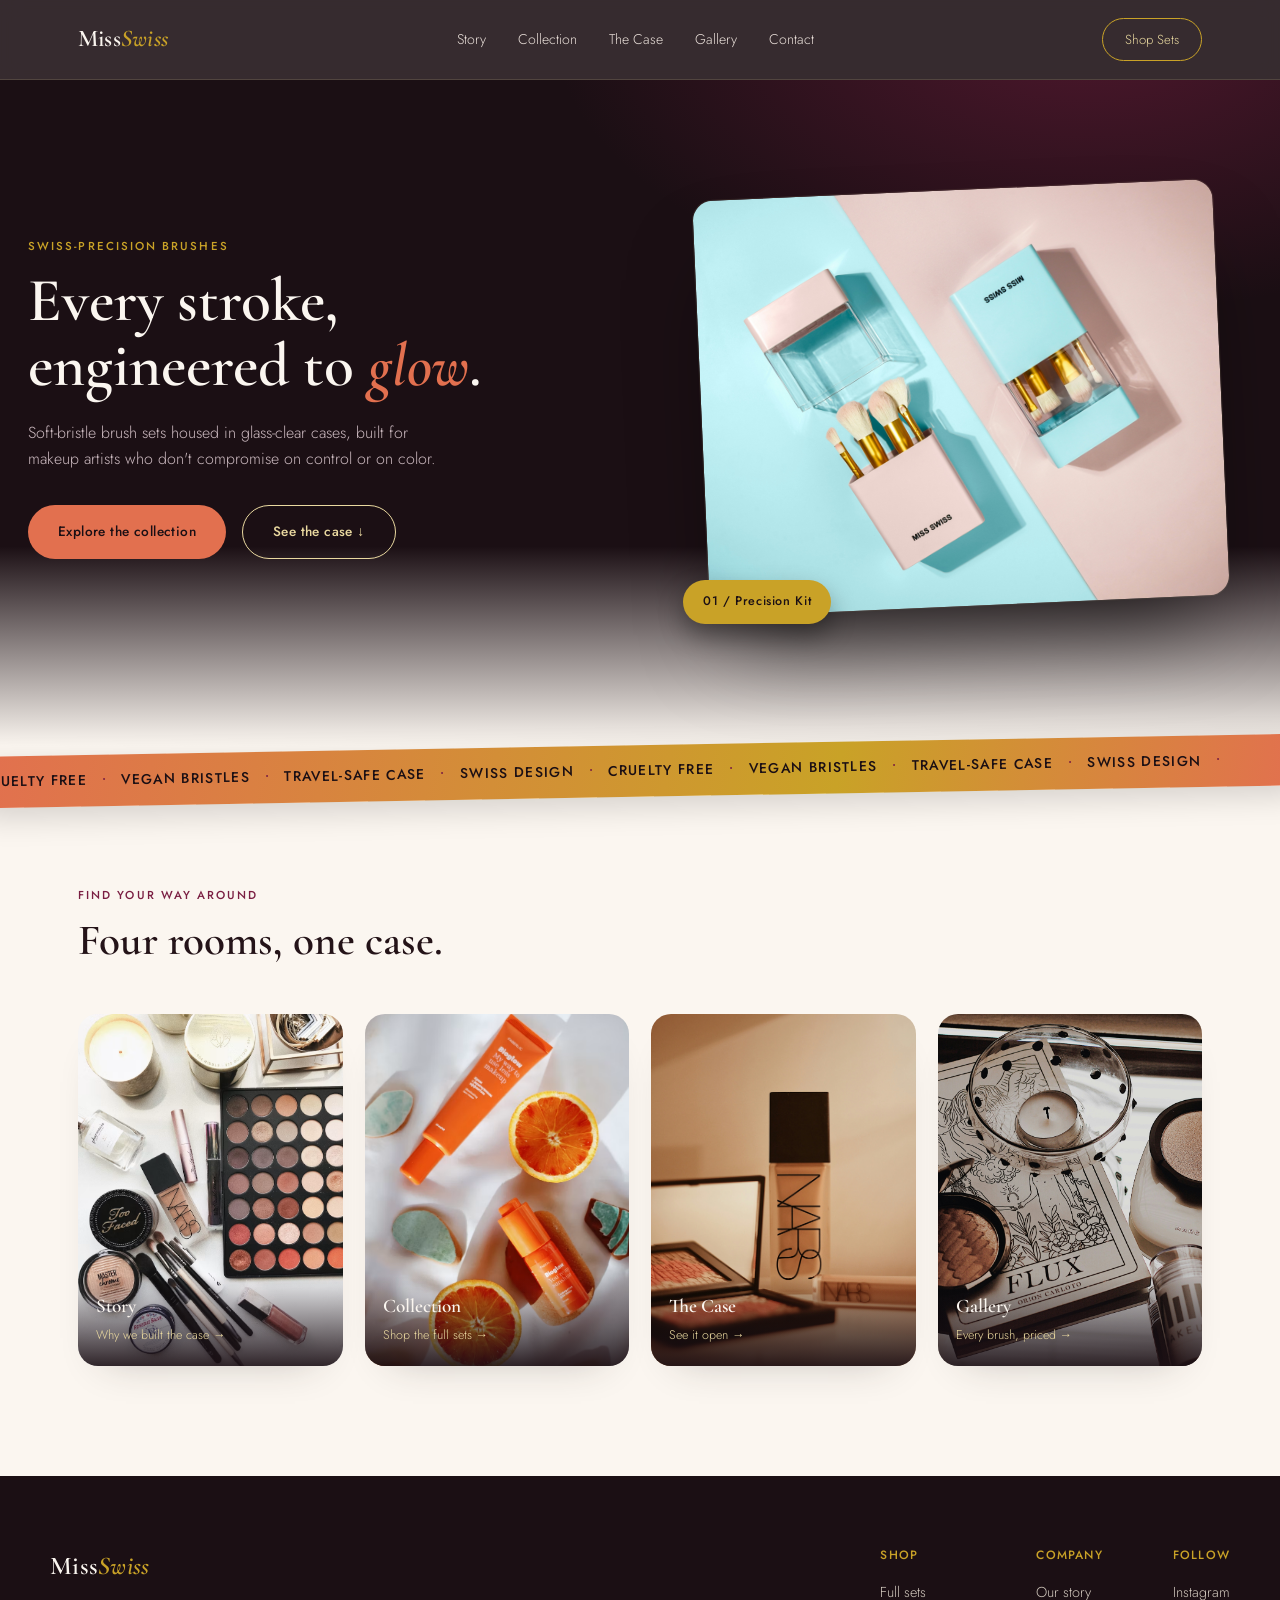
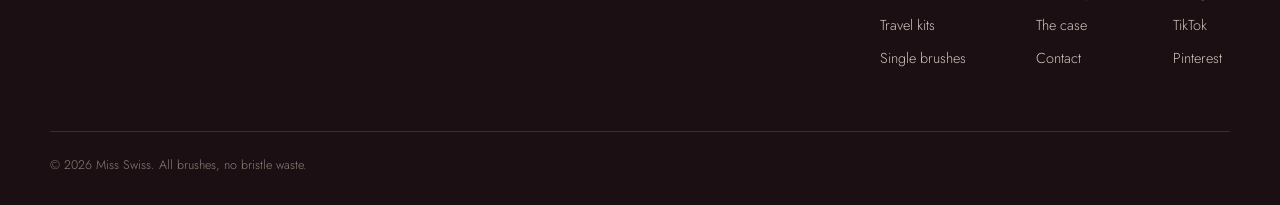
<file: index.html>
<!DOCTYPE html>
<html lang="en">
<head>
<meta charset="UTF-8">
<meta name="viewport" content="width=device-width, initial-scale=1.0">
<title>Miss Swiss — Brushed to Perfection</title>
<link rel="preconnect" href="https://fonts.googleapis.com">
<link rel="preconnect" href="https://fonts.gstatic.com" crossorigin>
<link href="https://fonts.googleapis.com/css2?family=Cormorant+Garamond:ital,wght@0,400;0,500;0,600;1,500&family=Jost:wght@300;400;500;600&display=swap" rel="stylesheet">
<link rel="stylesheet" href="style.css">
</head>
<body>

<!-- ===== NAV ===== -->
<header class="nav">
  <div class="nav__inner">
    <a href="index.html" class="nav__logo">Miss<span>Swiss</span></a>
    <nav class="nav__links">
      <a href="story.html">Story</a>
      <a href="collection.html">Collection</a>
      <a href="case.html">The Case</a>
      <a href="gallery.html">Gallery</a>
      <a href="contact.html">Contact</a>
    </nav>
    <a href="collection.html" class="nav__cta">Shop Sets</a>
    <button class="nav__burger" aria-label="Open menu" aria-expanded="false"><span></span><span></span><span></span></button>
  </div>
</header>

<!-- ===== HERO ===== -->
<section class="hero" id="top">
  <div class="hero__text">
    <p class="eyebrow">Swiss‑precision brushes</p>
    <h1>Every stroke,<br>engineered to <em>glow</em>.</h1>
    <p class="hero__sub">Soft-bristle brush sets housed in glass-clear cases, built for makeup artists who don't compromise on control or on color.</p>
    <div class="hero__actions">
      <a href="collection.html" class="btn btn--dark">Explore the collection</a>
      <a href="case.html" class="btn btn--ghost">See the case ↓</a>
    </div>
  </div>
  <div class="hero__art">
    <img src="image-19.jpg" alt="Miss Swiss brush case open, brushes fanned out" class="hero__img">
    <div class="hero__tag">01 / Precision Kit</div>
  </div>
</section>

<!-- ===== MARQUEE ===== -->
<div class="marquee">
  <div class="marquee__track">
    <span>Cruelty free</span><span>•</span><span>Vegan bristles</span><span>•</span><span>Travel-safe case</span><span>•</span><span>Swiss design</span><span>•</span>
    <span>Cruelty free</span><span>•</span><span>Vegan bristles</span><span>•</span><span>Travel-safe case</span><span>•</span><span>Swiss design</span><span>•</span>
  </div>
</div>

<!-- ===== EXPLORE TEASERS ===== -->
<section class="teasers">
  <div class="section__head">
    <p class="eyebrow">Find your way around</p>
    <h2>Four rooms, one case.</h2>
  </div>
  <div class="teaser-grid">
    <a href="story.html" class="teaser-card">
      <img src="image-2.avif" alt="Close up of Miss Swiss brush bristles">
      <div class="teaser-card__label"><h3>Story</h3><span>Why we built the case →</span></div>
    </a>
    <a href="collection.html" class="teaser-card">
      <img src="image-3.avif" alt="Mint compact brush set">
      <div class="teaser-card__label"><h3>Collection</h3><span>Shop the full sets →</span></div>
    </a>
    <a href="case.html" class="teaser-card">
      <img src="image-9.jpg" alt="Miss Swiss case closed">
      <div class="teaser-card__label"><h3>The Case</h3><span>See it open →</span></div>
    </a>
    <a href="gallery.html" class="teaser-card">
      <img src="image-10.jpg" alt="Rose Quartz Blender brush">
      <div class="teaser-card__label"><h3>Gallery</h3><span>Every brush, priced →</span></div>
    </a>
  </div>
</section>

<!-- ===== FOOTER ===== -->
<footer class="footer">
  <div class="footer__inner">
    <a href="index.html" class="nav__logo footer__logo">Miss<span>Swiss</span></a>
    <div class="footer__cols">
      <div>
        <h4>Shop</h4>
        <a href="collection.html">Full sets</a>
        <a href="collection.html">Travel kits</a>
        <a href="gallery.html">Single brushes</a>
      </div>
      <div>
        <h4>Company</h4>
        <a href="story.html">Our story</a>
        <a href="case.html">The case</a>
        <a href="contact.html">Contact</a>
      </div>
      <div>
        <h4>Follow</h4>
        <a href="#">Instagram</a>
        <a href="#">TikTok</a>
        <a href="#">Pinterest</a>
      </div>
    </div>
  </div>
  <p class="footer__bottom">© 2026 Miss Swiss. All brushes, no bristle waste.</p>
</footer>

<script src="script.js"></script>
</body>
</html>
</file>
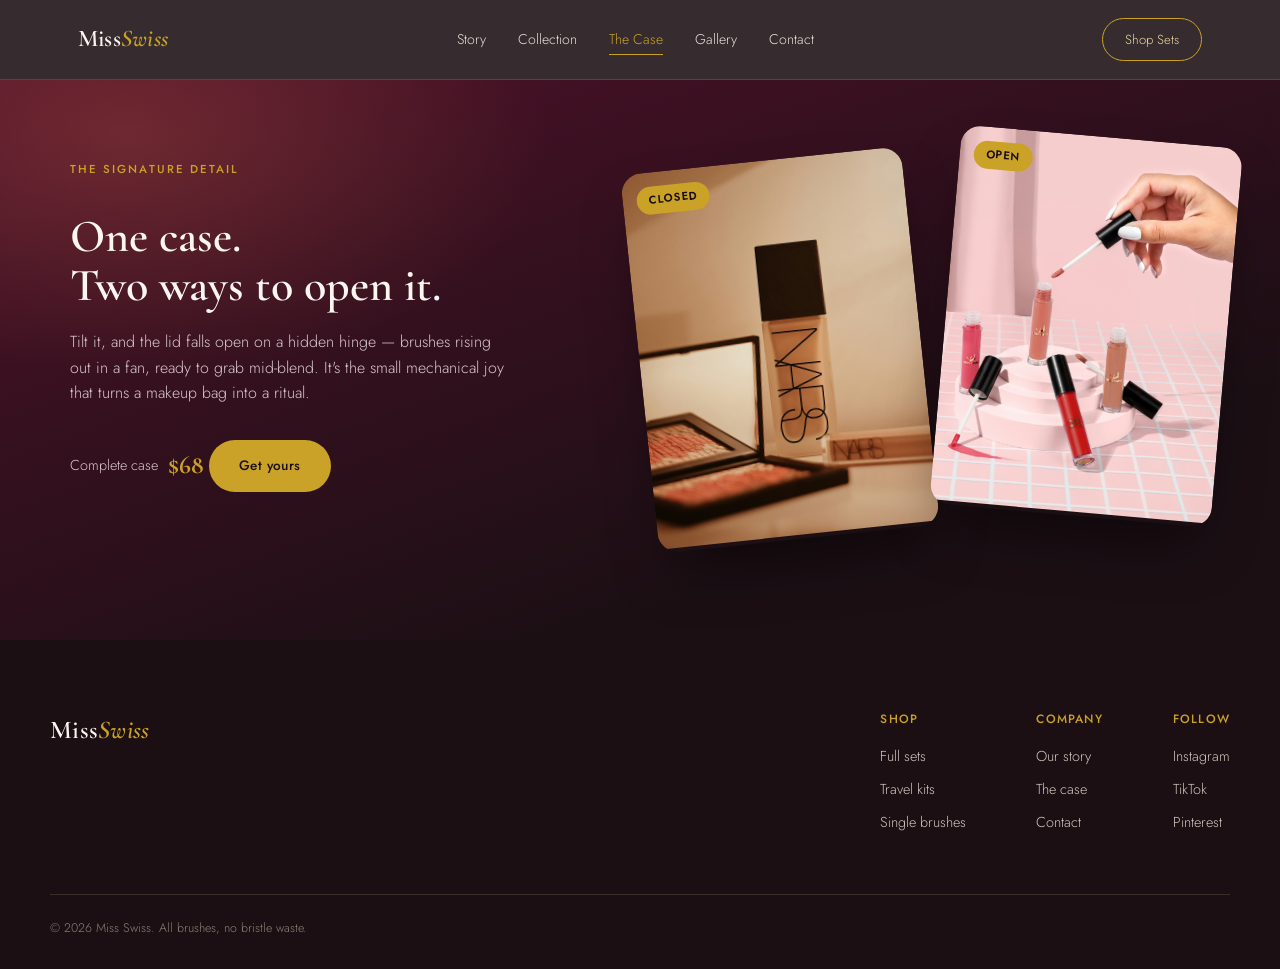
<file: case.html>
<!DOCTYPE html>
<html lang="en">
<head>
<meta charset="UTF-8">
<meta name="viewport" content="width=device-width, initial-scale=1.0">
<title>The Case — Miss Swiss</title>
<link rel="preconnect" href="https://fonts.googleapis.com">
<link rel="preconnect" href="https://fonts.gstatic.com" crossorigin>
<link href="https://fonts.googleapis.com/css2?family=Cormorant+Garamond:ital,wght@0,400;0,500;0,600;1,500&family=Jost:wght@300;400;500;600&display=swap" rel="stylesheet">
<link rel="stylesheet" href="style.css">
</head>
<body>

<header class="nav">
  <div class="nav__inner">
    <a href="index.html" class="nav__logo">Miss<span>Swiss</span></a>
    <nav class="nav__links">
      <a href="story.html">Story</a>
      <a href="collection.html">Collection</a>
      <a href="case.html" class="active">The Case</a>
      <a href="gallery.html">Gallery</a>
      <a href="contact.html">Contact</a>
    </nav>
    <a href="collection.html" class="nav__cta">Shop Sets</a>
    <button class="nav__burger" aria-label="Open menu" aria-expanded="false"><span></span><span></span><span></span></button>
  </div>
</header>

<section class="signature" id="signature" style="padding-top:70px;">
  <div class="signature__copy">
    <p class="eyebrow">The signature detail</p>
    <h2>One case.<br>Two ways to open it.</h2>
    <p>Tilt it, and the lid falls open on a hidden hinge — brushes rising out in a fan, ready to grab mid-blend. It's the small mechanical joy that turns a makeup bag into a ritual.</p>
    <p class="signature__price">Complete case <strong>$68</strong></p>
    <a href="contact.html" class="btn btn--dark">Get yours</a>
  </div>
  <div class="signature__stage">
    <div class="lid-card lid-card--closed">
      <img src="image-9.jpg" alt="Miss Swiss case closed">
      <span class="lid-card__label">Closed</span>
    </div>
    <div class="lid-card lid-card--open">
      <img src="image-18.jpg" alt="Miss Swiss case open revealing brushes">
      <span class="lid-card__label">Open</span>
    </div>
  </div>
</section>

<footer class="footer">
  <div class="footer__inner">
    <a href="index.html" class="nav__logo footer__logo">Miss<span>Swiss</span></a>
    <div class="footer__cols">
      <div>
        <h4>Shop</h4>
        <a href="collection.html">Full sets</a>
        <a href="collection.html">Travel kits</a>
        <a href="gallery.html">Single brushes</a>
      </div>
      <div>
        <h4>Company</h4>
        <a href="story.html">Our story</a>
        <a href="case.html">The case</a>
        <a href="contact.html">Contact</a>
      </div>
      <div>
        <h4>Follow</h4>
        <a href="#">Instagram</a>
        <a href="#">TikTok</a>
        <a href="#">Pinterest</a>
      </div>
    </div>
  </div>
  <p class="footer__bottom">© 2026 Miss Swiss. All brushes, no bristle waste.</p>
</footer>

<script src="script.js"></script>
</body>
</html>
</file>
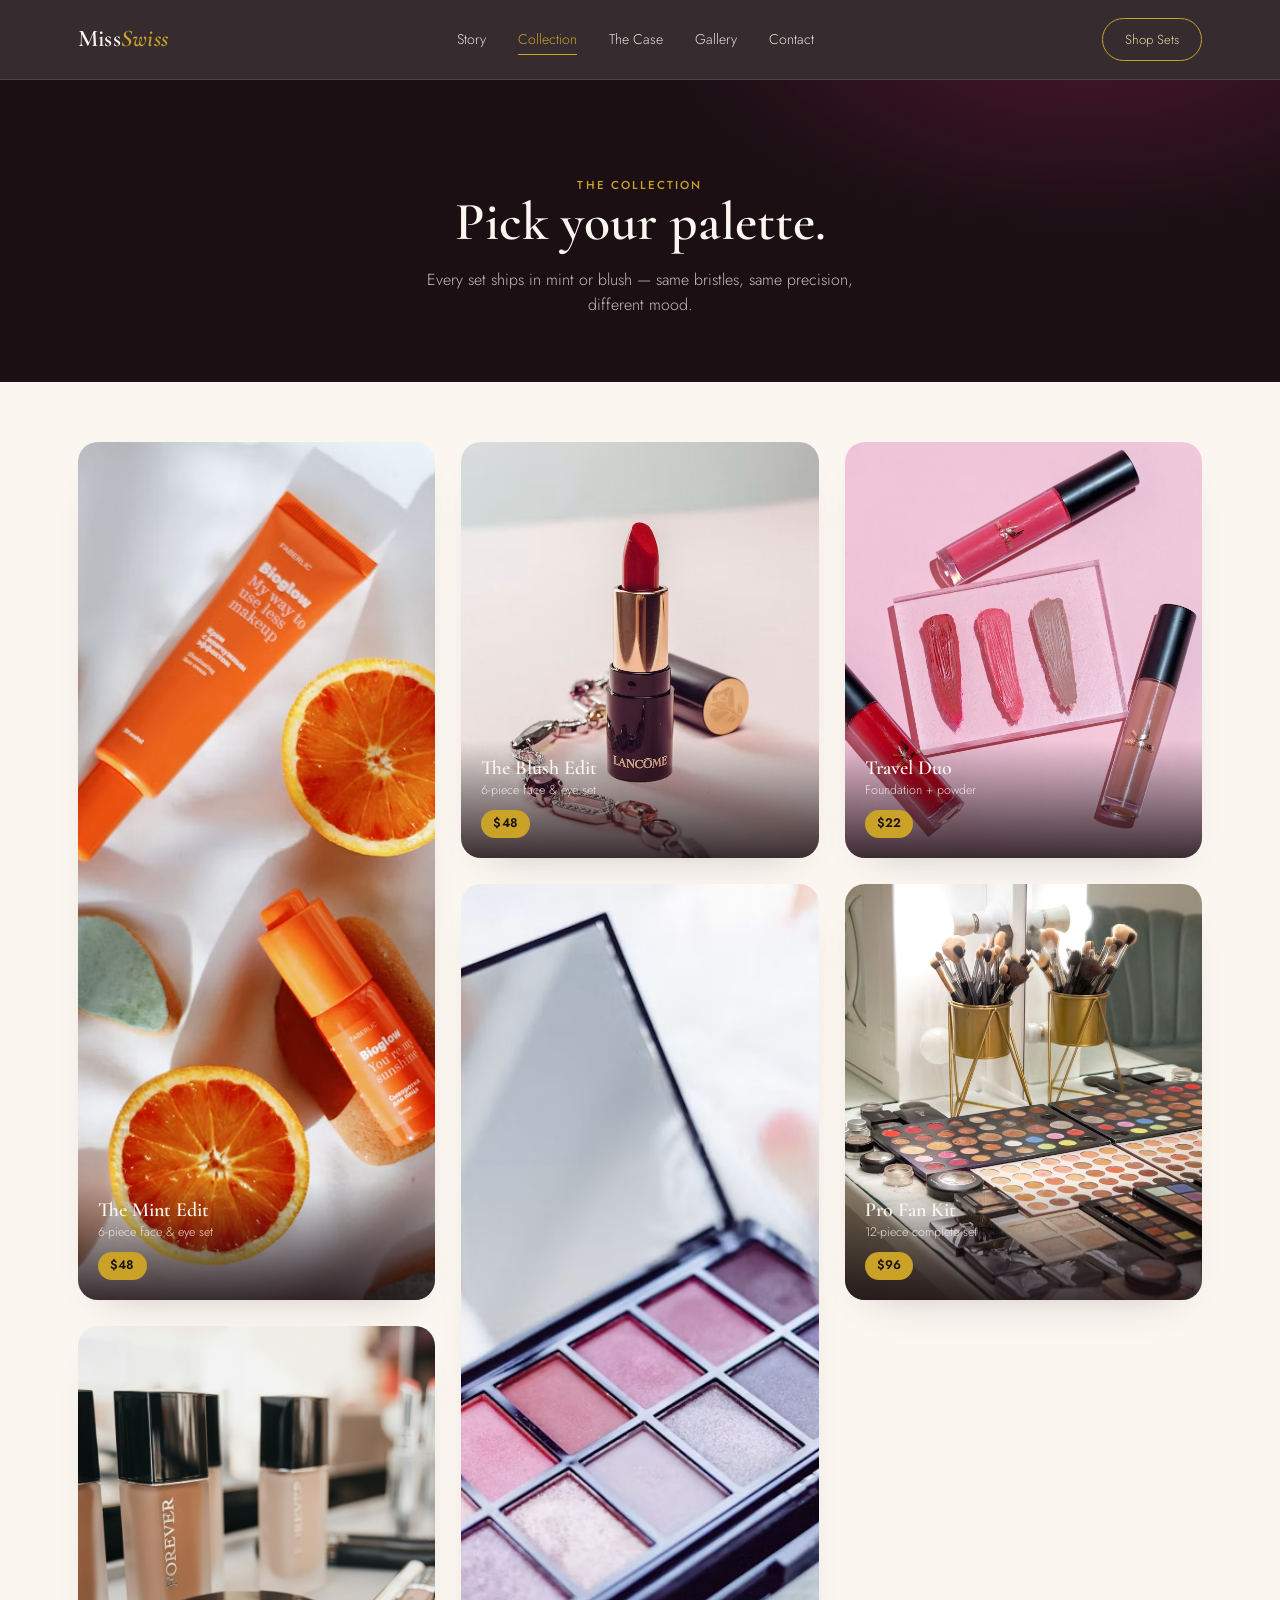
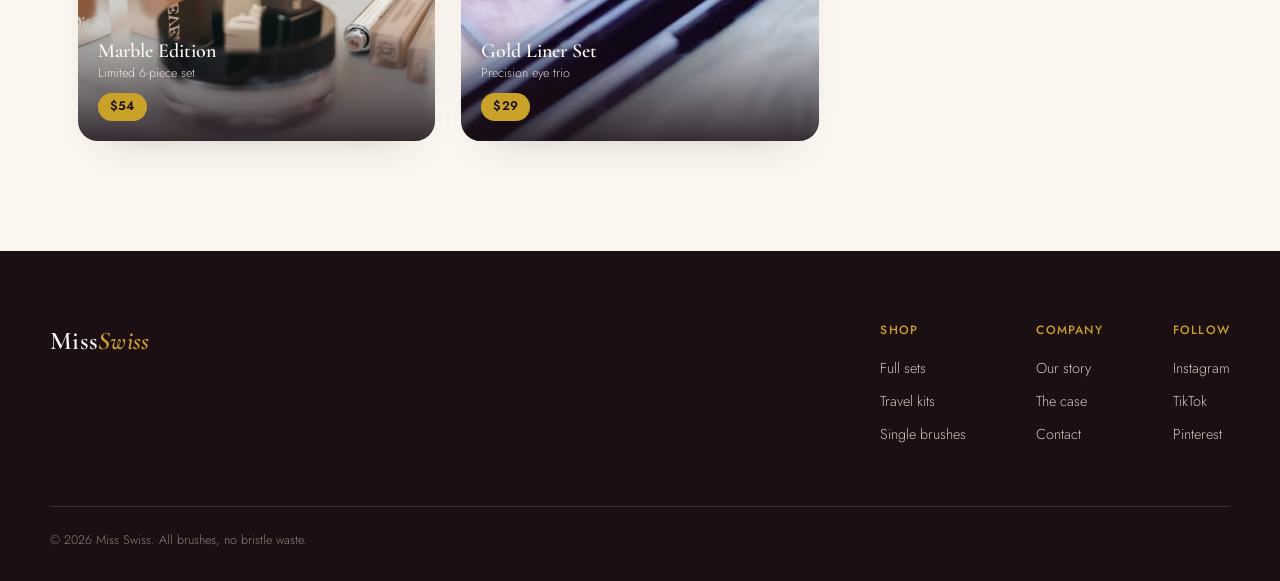
<file: collection.html>
<!DOCTYPE html>
<html lang="en">
<head>
<meta charset="UTF-8">
<meta name="viewport" content="width=device-width, initial-scale=1.0">
<title>Collection — Miss Swiss</title>
<link rel="preconnect" href="https://fonts.googleapis.com">
<link rel="preconnect" href="https://fonts.gstatic.com" crossorigin>
<link href="https://fonts.googleapis.com/css2?family=Cormorant+Garamond:ital,wght@0,400;0,500;0,600;1,500&family=Jost:wght@300;400;500;600&display=swap" rel="stylesheet">
<link rel="stylesheet" href="style.css">
</head>
<body>

<header class="nav">
  <div class="nav__inner">
    <a href="index.html" class="nav__logo">Miss<span>Swiss</span></a>
    <nav class="nav__links">
      <a href="story.html">Story</a>
      <a href="collection.html" class="active">Collection</a>
      <a href="case.html">The Case</a>
      <a href="gallery.html">Gallery</a>
      <a href="contact.html">Contact</a>
    </nav>
    <a href="collection.html" class="nav__cta">Shop Sets</a>
    <button class="nav__burger" aria-label="Open menu" aria-expanded="false"><span></span><span></span><span></span></button>
  </div>
</header>

<section class="page-hero">
  <p class="eyebrow">The collection</p>
  <h1>Pick your palette.</h1>
  <p>Every set ships in mint or blush — same bristles, same precision, different mood.</p>
</section>

<section class="collection" id="collection">
  <div class="grid">
    <article class="card card--tall">
      <img src="image-3.avif" alt="Mint compact brush set">
      <div class="card__info"><h3>The Mint Edit</h3><p>6-piece face &amp; eye set</p><span class="price">$48</span></div>
    </article>
    <article class="card">
      <img src="image-4.avif" alt="Blush compact brush set">
      <div class="card__info"><h3>The Blush Edit</h3><p>6-piece face &amp; eye set</p><span class="price">$48</span></div>
    </article>
    <article class="card">
      <img src="image-5.avif" alt="Travel size brush duo">
      <div class="card__info"><h3>Travel Duo</h3><p>Foundation + powder</p><span class="price">$22</span></div>
    </article>
    <article class="card card--tall">
      <img src="image-6.avif" alt="Gold handle brush macro">
      <div class="card__info"><h3>Gold Liner Set</h3><p>Precision eye trio</p><span class="price">$29</span></div>
    </article>
    <article class="card">
      <img src="image-7.avif" alt="Full brush set fanned out">
      <div class="card__info"><h3>Pro Fan Kit</h3><p>12-piece complete set</p><span class="price">$96</span></div>
    </article>
    <article class="card">
      <img src="image-8.jpg" alt="Brush set on marble surface">
      <div class="card__info"><h3>Marble Edition</h3><p>Limited 6-piece set</p><span class="price">$54</span></div>
    </article>
  </div>
</section>

<footer class="footer">
  <div class="footer__inner">
    <a href="index.html" class="nav__logo footer__logo">Miss<span>Swiss</span></a>
    <div class="footer__cols">
      <div>
        <h4>Shop</h4>
        <a href="collection.html">Full sets</a>
        <a href="collection.html">Travel kits</a>
        <a href="gallery.html">Single brushes</a>
      </div>
      <div>
        <h4>Company</h4>
        <a href="story.html">Our story</a>
        <a href="case.html">The case</a>
        <a href="contact.html">Contact</a>
      </div>
      <div>
        <h4>Follow</h4>
        <a href="#">Instagram</a>
        <a href="#">TikTok</a>
        <a href="#">Pinterest</a>
      </div>
    </div>
  </div>
  <p class="footer__bottom">© 2026 Miss Swiss. All brushes, no bristle waste.</p>
</footer>

<script src="script.js"></script>
</body>
</html>
</file>
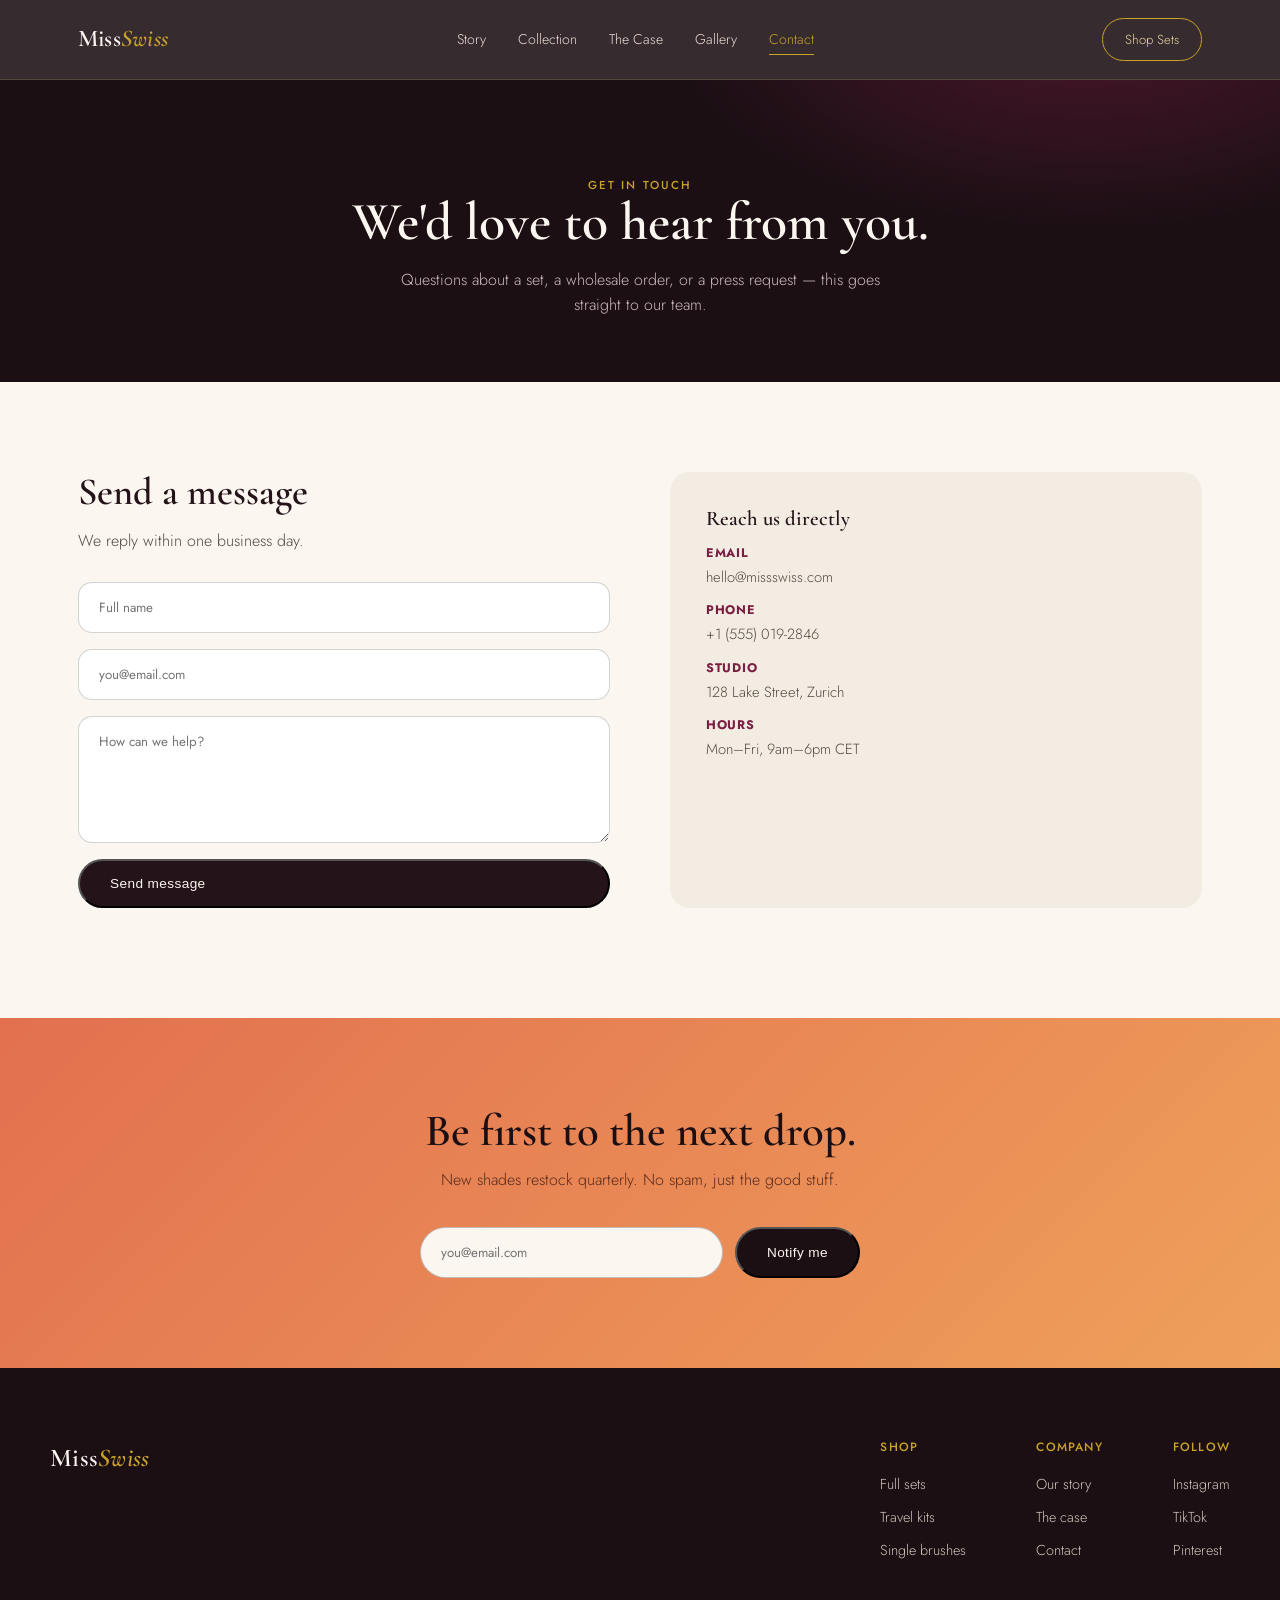
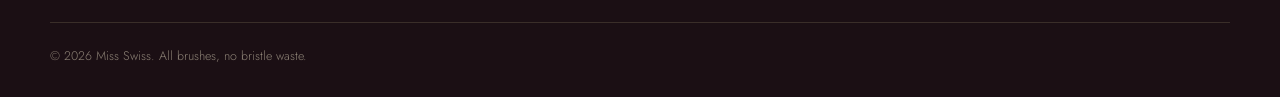
<file: contact.html>
<!DOCTYPE html>
<html lang="en">
<head>
<meta charset="UTF-8">
<meta name="viewport" content="width=device-width, initial-scale=1.0">
<title>Contact — Miss Swiss</title>
<link rel="preconnect" href="https://fonts.googleapis.com">
<link rel="preconnect" href="https://fonts.gstatic.com" crossorigin>
<link href="https://fonts.googleapis.com/css2?family=Cormorant+Garamond:ital,wght@0,400;0,500;0,600;1,500&family=Jost:wght@300;400;500;600&display=swap" rel="stylesheet">
<link rel="stylesheet" href="style.css">
</head>
<body>

<header class="nav">
  <div class="nav__inner">
    <a href="index.html" class="nav__logo">Miss<span>Swiss</span></a>
    <nav class="nav__links">
      <a href="story.html">Story</a>
      <a href="collection.html">Collection</a>
      <a href="case.html">The Case</a>
      <a href="gallery.html">Gallery</a>
      <a href="contact.html" class="active">Contact</a>
    </nav>
    <a href="collection.html" class="nav__cta">Shop Sets</a>
    <button class="nav__burger" aria-label="Open menu" aria-expanded="false"><span></span><span></span><span></span></button>
  </div>
</header>

<section class="page-hero">
  <p class="eyebrow">Get in touch</p>
  <h1>We'd love to hear from you.</h1>
  <p>Questions about a set, a wholesale order, or a press request — this goes straight to our team.</p>
</section>

<section class="contact-grid">
  <div>
    <h2>Send a message</h2>
    <p>We reply within one business day.</p>
    <form class="contact-form" onsubmit="return false;">
      <input type="text" placeholder="Full name" required>
      <input type="email" placeholder="you@email.com" required>
      <textarea rows="5" placeholder="How can we help?" required></textarea>
      <button type="submit" class="btn btn--dark">Send message</button>
    </form>
  </div>
  <div class="contact-info">
    <h3>Reach us directly</h3>
    <ul>
      <li><strong>Email</strong>hello@missswiss.com</li>
      <li><strong>Phone</strong>+1 (555) 019‑2846</li>
      <li><strong>Studio</strong>128 Lake Street, Zurich</li>
      <li><strong>Hours</strong>Mon–Fri, 9am–6pm CET</li>
    </ul>
  </div>
</section>

<section class="cta-band">
  <h2>Be first to the next drop.</h2>
  <p>New shades restock quarterly. No spam, just the good stuff.</p>
  <form class="cta-band__form" onsubmit="return false;">
    <input type="email" placeholder="you@email.com" required>
    <button type="submit" class="btn btn--dark">Notify me</button>
  </form>
</section>

<footer class="footer">
  <div class="footer__inner">
    <a href="index.html" class="nav__logo footer__logo">Miss<span>Swiss</span></a>
    <div class="footer__cols">
      <div>
        <h4>Shop</h4>
        <a href="collection.html">Full sets</a>
        <a href="collection.html">Travel kits</a>
        <a href="gallery.html">Single brushes</a>
      </div>
      <div>
        <h4>Company</h4>
        <a href="story.html">Our story</a>
        <a href="case.html">The case</a>
        <a href="contact.html">Contact</a>
      </div>
      <div>
        <h4>Follow</h4>
        <a href="#">Instagram</a>
        <a href="#">TikTok</a>
        <a href="#">Pinterest</a>
      </div>
    </div>
  </div>
  <p class="footer__bottom">© 2026 Miss Swiss. All brushes, no bristle waste.</p>
</footer>

<script src="script.js"></script>
</body>
</html>
</file>
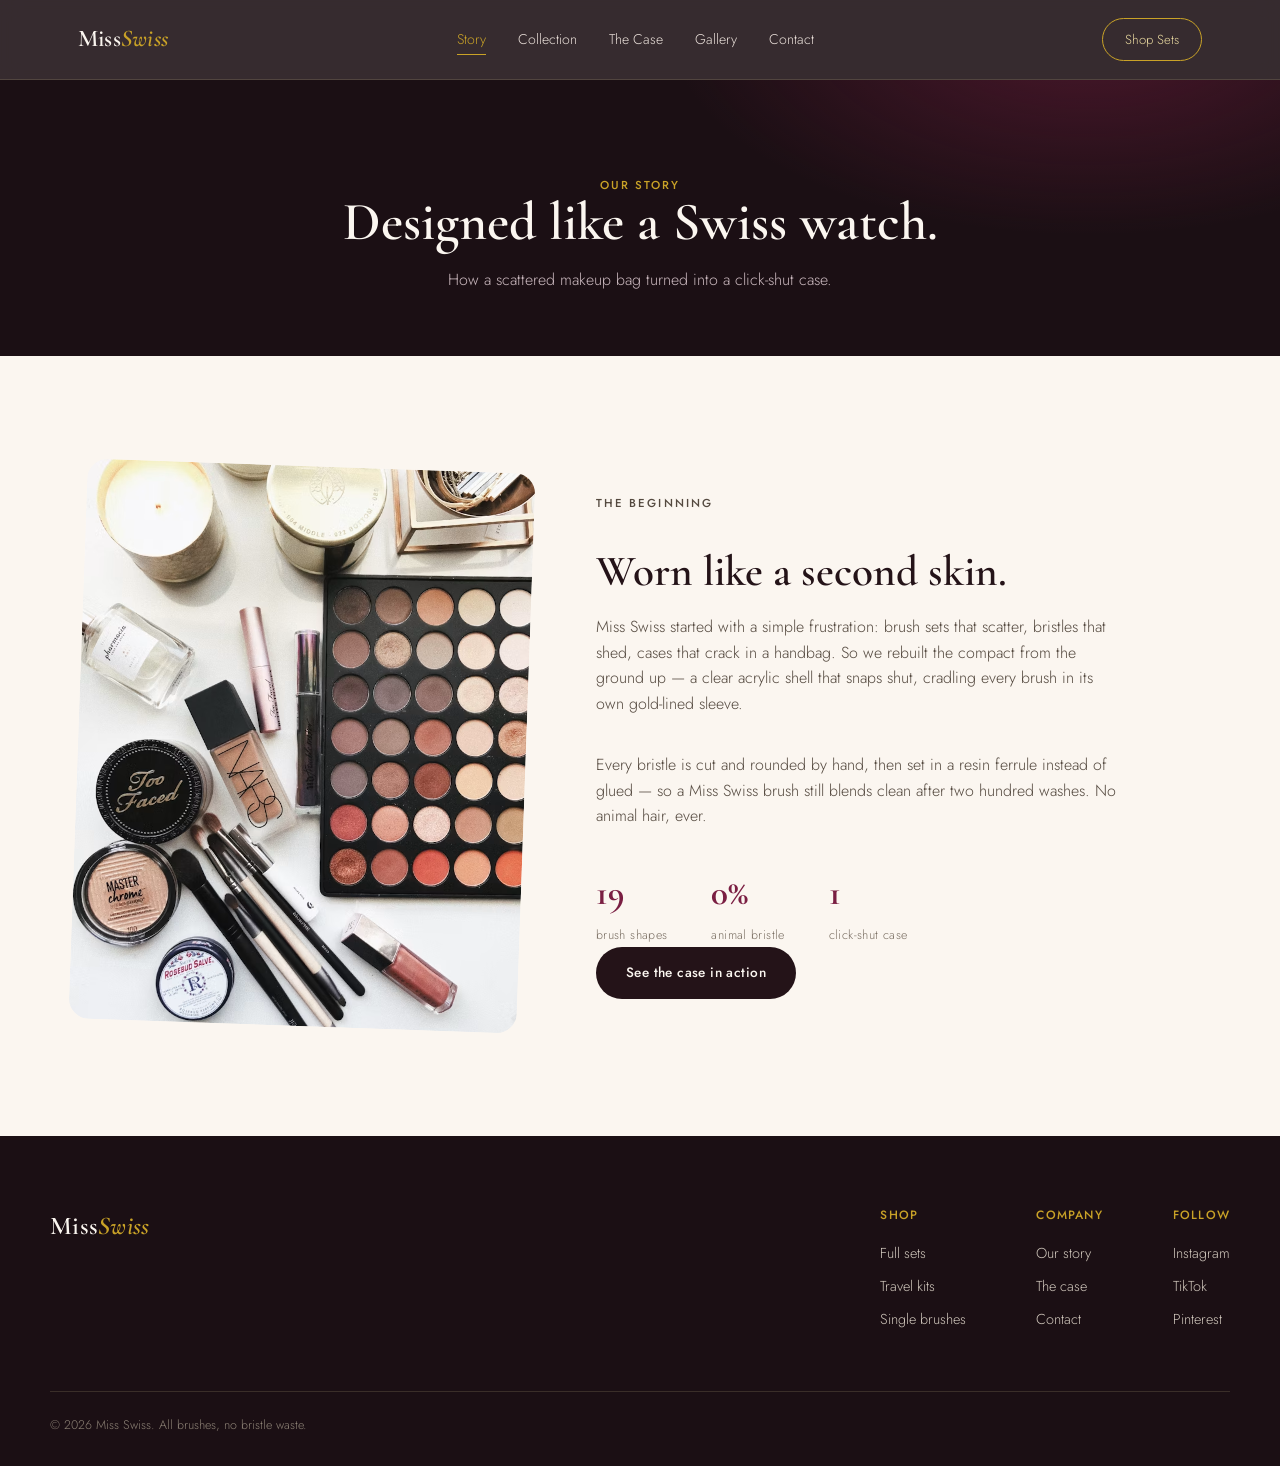
<file: story.html>
<!DOCTYPE html>
<html lang="en">
<head>
<meta charset="UTF-8">
<meta name="viewport" content="width=device-width, initial-scale=1.0">
<title>Our Story — Miss Swiss</title>
<link rel="preconnect" href="https://fonts.googleapis.com">
<link rel="preconnect" href="https://fonts.gstatic.com" crossorigin>
<link href="https://fonts.googleapis.com/css2?family=Cormorant+Garamond:ital,wght@0,400;0,500;0,600;1,500&family=Jost:wght@300;400;500;600&display=swap" rel="stylesheet">
<link rel="stylesheet" href="style.css">
</head>
<body>

<header class="nav">
  <div class="nav__inner">
    <a href="index.html" class="nav__logo">Miss<span>Swiss</span></a>
    <nav class="nav__links">
      <a href="story.html" class="active">Story</a>
      <a href="collection.html">Collection</a>
      <a href="case.html">The Case</a>
      <a href="gallery.html">Gallery</a>
      <a href="contact.html">Contact</a>
    </nav>
    <a href="collection.html" class="nav__cta">Shop Sets</a>
    <button class="nav__burger" aria-label="Open menu" aria-expanded="false"><span></span><span></span><span></span></button>
  </div>
</header>

<section class="page-hero">
  <p class="eyebrow">Our story</p>
  <h1>Designed like a Swiss watch.</h1>
  <p>How a scattered makeup bag turned into a click-shut case.</p>
</section>

<section class="about" id="about">
  <div class="about__img">
    <img src="image-2.avif" alt="Close up of Miss Swiss brush bristles">
  </div>
  <div class="about__text">
    <p class="eyebrow">The beginning</p>
    <h2>Worn like a second skin.</h2>
    <p>Miss Swiss started with a simple frustration: brush sets that scatter, bristles that shed, cases that crack in a handbag. So we rebuilt the compact from the ground up — a clear acrylic shell that snaps shut, cradling every brush in its own gold-lined sleeve.</p>
    <p>Every bristle is cut and rounded by hand, then set in a resin ferrule instead of glued — so a Miss Swiss brush still blends clean after two hundred washes. No animal hair, ever.</p>
    <div class="about__stats">
      <div><strong>19</strong><span>brush shapes</span></div>
      <div><strong>0%</strong><span>animal bristle</span></div>
      <div><strong>1</strong><span>click-shut case</span></div>
    </div>
    <a href="case.html" class="btn btn--dark">See the case in action</a>
  </div>
</section>

<footer class="footer">
  <div class="footer__inner">
    <a href="index.html" class="nav__logo footer__logo">Miss<span>Swiss</span></a>
    <div class="footer__cols">
      <div>
        <h4>Shop</h4>
        <a href="collection.html">Full sets</a>
        <a href="collection.html">Travel kits</a>
        <a href="gallery.html">Single brushes</a>
      </div>
      <div>
        <h4>Company</h4>
        <a href="story.html">Our story</a>
        <a href="case.html">The case</a>
        <a href="contact.html">Contact</a>
      </div>
      <div>
        <h4>Follow</h4>
        <a href="#">Instagram</a>
        <a href="#">TikTok</a>
        <a href="#">Pinterest</a>
      </div>
    </div>
  </div>
  <p class="footer__bottom">© 2026 Miss Swiss. All brushes, no bristle waste.</p>
</footer>

<script src="script.js"></script>
</body>
</html>
</file>
<file: style.css>
/* ============================================
   MISS SWISS — Design tokens
   ============================================ */
:root{
  --cream:      #FBF6F0;
  --cream-2:    #F3ECE3;
  --ink:        #1B0F14;      /* near-black plum, dark sections */
  --wine:       #7A1E42;      /* deep berry — primary brand accent */
  --wine-deep:  #4E1129;
  --terracotta: #E2704F;      /* warm coral — CTA / energy accent */
  --gold:       #C9A227;
  --gold-soft:  #EAD9A0;
  --charcoal:   #241318;
  --white:      #FFFFFF;

  /* legacy aliases so existing rules keep working with the new palette */
  --mint:       var(--gold-soft);
  --mint-deep:  var(--wine);
  --blush:      var(--terracotta);
  --blush-deep: var(--wine);

  --font-display: 'Cormorant Garamond', serif;
  --font-body:    'Jost', sans-serif;

  --radius: 20px;
  --container: 1180px;
}

*{ box-sizing:border-box; margin:0; padding:0; }
html{ scroll-behavior:smooth; }
html, body{ overflow-x:hidden; width:100%; }
body{
  font-family:var(--font-body);
  color:var(--charcoal);
  background:var(--cream);
  font-weight:300;
  line-height:1.6;
  -webkit-font-smoothing:antialiased;
}
img{ max-width:100%; display:block; }
a{ color:inherit; text-decoration:none; }
h1,h2,h3{ font-family:var(--font-display); font-weight:600; line-height:1.05; }
.eyebrow{
  font-family:var(--font-body);
  text-transform:uppercase;
  letter-spacing:.18em;
  font-size:.72rem;
  color:var(--mint-deep);
  font-weight:500;
  margin-bottom:14px;
}

@media (prefers-reduced-motion:reduce){
  *{ animation-duration:.001ms !important; transition-duration:.001ms !important; }
}

/* ============================================
   BUTTONS
   ============================================ */
.btn{
  display:inline-flex;
  align-items:center;
  gap:8px;
  padding:15px 30px;
  border-radius:100px;
  font-size:.85rem;
  letter-spacing:.03em;
  font-weight:500;
  transition:transform .25s ease, box-shadow .25s ease, background .25s ease;
}
.btn--dark{
  background:var(--charcoal);
  color:var(--cream);
}
.btn--dark:hover{
  background:var(--mint-deep);
  transform:translateY(-2px);
  box-shadow:0 10px 24px rgba(94,156,142,.35);
}
.btn--ghost{
  border:1px solid var(--charcoal);
  color:var(--charcoal);
}
.btn--ghost:hover{ background:var(--charcoal); color:var(--cream); }

/* ============================================
   NAV
   ============================================ */
.nav{
  position:sticky; top:0; z-index:100;
  background:rgba(27,15,20,.88);
  backdrop-filter:blur(10px);
  border-bottom:1px solid rgba(234,217,160,.15);
}
.nav__inner{
  max-width:var(--container);
  margin:0 auto;
  padding:18px 28px;
  display:flex; align-items:center; justify-content:space-between;
  gap:24px;
  color:var(--cream);
}
.nav__logo{
  font-family:var(--font-display);
  font-size:1.5rem;
  font-weight:600;
  letter-spacing:.01em;
  color:var(--cream);
}
.nav__logo span{ color:var(--gold); font-style:italic; }
.nav__links{ display:flex; gap:32px; font-size:.88rem; }
.nav__links a{ position:relative; color:#E9DFD9; }
.nav__links a::after{
  content:''; position:absolute; left:0; bottom:-4px;
  width:0; height:1px; background:var(--gold);
  transition:width .25s ease;
}
.nav__links a:hover::after{ width:100%; }
.nav__cta{
  padding:10px 22px; border:1px solid var(--gold);
  border-radius:100px; font-size:.82rem; color:var(--gold-soft);
  transition:background .25s ease, color .25s ease;
  white-space:nowrap;
}
.nav__cta:hover{ background:var(--gold); color:var(--ink); }
.nav__burger{ display:none; background:none; border:0; flex-direction:column; gap:5px; cursor:pointer; z-index:200; position:relative; }
.nav__burger span{ width:22px; height:2px; background:var(--cream); display:block; transition:transform .25s ease, opacity .25s ease; }
.nav__burger.open span:nth-child(1){ transform:translateY(7px) rotate(45deg); }
.nav__burger.open span:nth-child(2){ opacity:0; }
.nav__burger.open span:nth-child(3){ transform:translateY(-7px) rotate(-45deg); }

/* ============================================
   HERO
   ============================================ */
.hero{
  position:relative;
  background:
    radial-gradient(ellipse 900px 500px at 85% -10%, rgba(122,30,66,.55), transparent 60%),
    var(--ink);
  overflow:hidden;
}
.hero::before{
  content:'';
  position:absolute; inset:0;
  background:
    linear-gradient(180deg, transparent 70%, var(--cream) 100%);
  pointer-events:none;
}
.hero > *{ position:relative; z-index:1; }
.hero{
  max-width:none;
  margin:0;
  padding:110px 28px 140px;
  display:grid;
  grid-template-columns:1fr 1fr;
  gap:60px;
  align-items:center;
}
.hero__text{ max-width:var(--container); margin:0 auto; width:100%; }
.hero .eyebrow{ color:var(--gold); }
.hero__text h1{
  font-size:clamp(2.8rem,4.8vw,4.5rem);
  margin-bottom:22px;
  color:var(--cream);
}
.hero__text em{ color:var(--terracotta); font-style:italic; }
.hero__sub{
  max-width:420px;
  color:#CBB9BF;
  margin-bottom:34px;
}
.hero__actions{ display:flex; gap:16px; flex-wrap:wrap; }
.hero .btn--dark{ background:var(--terracotta); color:var(--ink); }
.hero .btn--dark:hover{ background:var(--gold); box-shadow:0 10px 24px rgba(201,162,39,.35); }
.hero .btn--ghost{ border-color:var(--gold-soft); color:var(--gold-soft); }
.hero .btn--ghost:hover{ background:var(--gold-soft); color:var(--ink); }

.hero__art{ position:relative; max-width:520px; margin:0 auto; width:100%; }
.hero__img{
  border-radius:var(--radius);
  transform:rotate(-2.5deg);
  box-shadow:0 50px 90px -30px rgba(0,0,0,.6), 0 0 0 1px rgba(234,217,160,.1);
  transition:transform .5s ease;
}
.hero__art:hover .hero__img{ transform:rotate(0deg) scale(1.015); }
.hero__tag{
  position:absolute; bottom:-18px; left:-18px;
  background:var(--gold);
  color:var(--ink);
  padding:12px 20px;
  border-radius:100px;
  font-size:.78rem;
  font-weight:500;
  letter-spacing:.05em;
  box-shadow:0 12px 24px rgba(0,0,0,.35);
}

/* ============================================
   MARQUEE
   ============================================ */
.marquee{
  background:linear-gradient(100deg, var(--terracotta), var(--gold) 65%, var(--terracotta));
  color:var(--ink);
  overflow:hidden;
  padding:14px 0;
  transform:rotate(-1deg) scale(1.03);
  box-shadow:0 10px 30px rgba(0,0,0,.15);
}
.marquee__track{
  display:flex; gap:14px; white-space:nowrap;
  width:max-content;
  animation:scroll 22s linear infinite;
  font-size:.85rem; letter-spacing:.08em; text-transform:uppercase;
  font-weight:500;
}
.marquee__track span:nth-child(2n){ color:var(--wine); }
@keyframes scroll{ from{transform:translateX(0);} to{transform:translateX(-50%);} }

/* ============================================
   ABOUT
   ============================================ */
.about{
  max-width:var(--container);
  margin:110px auto;
  padding:0 28px;
  display:grid;
  grid-template-columns:.85fr 1.15fr;
  gap:70px;
  align-items:center;
}
.about__img img{
  border-radius:var(--radius);
  aspect-ratio:4/5;
  object-fit:cover;
  transform:rotate(2deg);
}
.about__text h2{ font-size:clamp(2rem,3.4vw,2.7rem); margin-bottom:20px; }
.about__text p{ color:#54493f; max-width:520px; margin-bottom:36px; }
.about__stats{ display:flex; gap:44px; }
.about__stats strong{
  display:block; font-family:var(--font-display);
  font-size:2.2rem; color:var(--wine);
}
.about__stats span{ font-size:.78rem; color:#7a6f63; letter-spacing:.03em; }

/* ============================================
   COLLECTION / CARDS
   ============================================ */
.collection{ max-width:var(--container); margin:0 auto; padding:60px 28px 110px; }
.section__head{ max-width:560px; margin-bottom:50px; }
.section__head h2{ font-size:clamp(2rem,3.4vw,2.7rem); margin-bottom:14px; }
.section__sub{ color:#54493f; }

.grid{
  display:grid;
  grid-template-columns:repeat(3,1fr);
  gap:26px;
}
.card{
  position:relative;
  border-radius:var(--radius);
  overflow:hidden;
  background:var(--white);
  box-shadow:0 20px 40px -28px rgba(42,36,32,.28);
  transition:transform .4s ease, box-shadow .4s ease;
  isolation:isolate;
}
.card--tall{ grid-row:span 2; }
.card img{
  width:100%; height:100%;
  aspect-ratio:1/1.15;
  object-fit:cover;
  transition:transform .5s ease;
}
.card--tall img{ aspect-ratio:1/2.4; }
.card::after{
  content:'';
  position:absolute; inset:0;
  background:linear-gradient(115deg, transparent 40%, rgba(255,255,255,.5) 50%, transparent 60%);
  transform:translateX(-120%);
  transition:transform .7s ease;
  z-index:2;
  pointer-events:none;
}
.card:hover::after{ transform:translateX(120%); }
.card:hover{ transform:translateY(-8px); box-shadow:0 30px 55px -22px rgba(122,30,66,.45); }
.card:hover img{ transform:scale(1.06); }
.card__info{
  position:absolute; left:0; right:0; bottom:0;
  padding:18px 20px 20px;
  background:linear-gradient(to top, rgba(27,15,20,.85), rgba(27,15,20,0));
  color:var(--cream);
  z-index:1;
}
.card__info h3{ font-size:1.25rem; margin-bottom:2px; }
.card__info p{ font-size:.78rem; opacity:.85; margin-bottom:8px; }
.price{
  display:inline-block;
  background:var(--gold);
  color:var(--ink);
  font-size:.78rem; font-weight:600;
  padding:4px 12px; border-radius:100px;
  letter-spacing:.02em;
}

/* ============================================
   SIGNATURE — THE CASE
   ============================================ */
.signature{
  background:
    radial-gradient(ellipse 700px 400px at 10% 10%, rgba(226,112,79,.25), transparent 60%),
    linear-gradient(160deg, var(--wine-deep), var(--ink) 75%);
  color:var(--cream);
  padding:110px 28px;
  overflow:hidden;
}
.signature > *{ max-width:var(--container); margin-left:auto; margin-right:auto; }
.signature{
  display:grid;
  grid-template-columns:.9fr 1.1fr;
  gap:60px;
  align-items:center;
}
.signature__copy h2{ font-size:clamp(2rem,3.6vw,2.9rem); margin-bottom:20px; }
.signature__copy p{ color:#D9C7CD; max-width:440px; margin-bottom:34px; }
.signature__copy .eyebrow{ color:var(--gold); }
.signature__copy .btn--dark{ background:var(--gold); color:var(--ink); }
.signature__copy .btn--dark:hover{ background:var(--terracotta); }
.signature__price{
  display:inline-flex; align-items:center; gap:10px;
  margin-bottom:22px; font-size:.9rem; color:var(--gold-soft);
}
.signature__price strong{ font-family:var(--font-display); font-size:1.6rem; color:var(--gold); }

.signature__stage{
  position:relative;
  display:flex;
  gap:24px;
  justify-content:center;
  min-height:380px;
}
.lid-card{
  position:relative;
  width:44%;
  border-radius:var(--radius);
  overflow:hidden;
  box-shadow:0 30px 60px -20px rgba(0,0,0,.6);
  transition:transform .5s cubic-bezier(.2,.9,.3,1.2);
}
.lid-card--closed{ transform:rotate(-6deg) translateY(10px); }
.lid-card--open{ transform:rotate(5deg) translateY(-14px); }
.signature__stage:hover .lid-card--closed{ transform:rotate(-10deg) translateY(0) translateX(-8px); }
.signature__stage:hover .lid-card--open{ transform:rotate(8deg) translateY(-24px) translateX(8px); }
.lid-card img{ aspect-ratio:3/4; object-fit:cover; }
.lid-card__label{
  position:absolute; top:14px; left:14px;
  background:var(--gold);
  color:var(--ink);
  font-weight:600;
  font-size:.7rem; letter-spacing:.06em; text-transform:uppercase;
  padding:5px 12px; border-radius:100px;
}

/* ============================================
   GALLERY
   ============================================ */
.gallery{ max-width:var(--container); margin:0 auto; padding:110px 28px; }
.section__head--light h2{ color:var(--charcoal); }
.section__head--light .eyebrow{ color:var(--wine); }
.gallery__grid{
  display:grid;
  grid-template-columns:repeat(3,1fr);
  gap:18px;
}
.tile{
  position:relative;
  border-radius:16px;
  overflow:hidden;
  aspect-ratio:1/1;
  isolation:isolate;
}
.tile img{
  width:100%; height:100%;
  object-fit:cover;
  transition:transform .5s ease;
}
.tile:hover img{ transform:scale(1.08); }
.tile__overlay{
  position:absolute; inset:0;
  display:flex; flex-direction:column; justify-content:flex-end;
  padding:16px;
  background:linear-gradient(to top, rgba(27,15,20,.9) 0%, rgba(27,15,20,.15) 55%, transparent 100%);
  opacity:0; transition:opacity .35s ease;
}
.tile:hover .tile__overlay{ opacity:1; }
.tile__overlay h4{
  font-family:var(--font-display); font-weight:600;
  font-size:1.05rem; color:var(--cream); margin-bottom:6px;
}
.tile .price{ align-self:flex-start; }

/* ============================================
   CTA BAND
   ============================================ */
.cta-band{
  background:linear-gradient(135deg, var(--terracotta), #EFA05B);
  text-align:center;
  padding:90px 28px;
}
.cta-band h2{ font-size:clamp(2rem,3.6vw,2.8rem); margin-bottom:12px; color:var(--ink); }
.cta-band p{ color:#5A2A1B; margin-bottom:34px; }
.cta-band__form{
  display:flex; justify-content:center; gap:12px;
  max-width:440px; margin:0 auto; flex-wrap:wrap;
}
.cta-band__form input{
  flex:1; min-width:220px;
  padding:15px 20px;
  border-radius:100px;
  border:1px solid rgba(27,15,20,.25);
  font-family:var(--font-body);
  background:var(--cream);
}
.cta-band__form input:focus{ outline:2px solid var(--ink); outline-offset:2px; }
.cta-band .btn--dark{ background:var(--ink); color:var(--cream); }
.cta-band .btn--dark:hover{ background:var(--wine); }

/* ============================================
   FOOTER
   ============================================ */
.footer{ background:var(--ink); color:var(--cream); padding:70px 28px 30px; }
.footer__inner{
  max-width:var(--container); margin:0 auto;
  display:flex; justify-content:space-between; flex-wrap:wrap; gap:50px;
  padding-bottom:50px; border-bottom:1px solid rgba(234,217,160,.15);
}
.footer__logo{ font-size:1.6rem; }
.footer__logo span{ color:var(--gold); }
.footer__cols{ display:flex; gap:70px; flex-wrap:wrap; }
.footer__cols h4{
  font-size:.75rem; text-transform:uppercase; letter-spacing:.1em;
  color:var(--gold); margin-bottom:16px; font-weight:500;
}
.footer__cols a{
  display:block; font-size:.9rem; color:#cfc6bb;
  margin-bottom:10px; transition:color .2s ease;
}
.footer__cols a:hover{ color:var(--cream); }
.footer__bottom{
  max-width:var(--container); margin:24px auto 0;
  font-size:.78rem; color:#8c8175;
}

/* ============================================
   TEASER GRID (homepage section links)
   ============================================ */
.teasers{ max-width:var(--container); margin:0 auto; padding:90px 28px 110px; }
.teaser-grid{
  display:grid;
  grid-template-columns:repeat(4,1fr);
  gap:22px;
}
.teaser-card{
  position:relative;
  display:block;
  border-radius:var(--radius);
  overflow:hidden;
  aspect-ratio:3/4;
  isolation:isolate;
  box-shadow:0 20px 40px -28px rgba(42,36,32,.3);
  transition:transform .4s ease, box-shadow .4s ease;
}
.teaser-card:hover{ transform:translateY(-8px); box-shadow:0 30px 50px -22px rgba(122,30,66,.4); }
.teaser-card img{
  width:100%; height:100%; object-fit:cover;
  transition:transform .5s ease;
}
.teaser-card:hover img{ transform:scale(1.08); }
.teaser-card__label{
  position:absolute; left:0; right:0; bottom:0;
  padding:20px 18px;
  background:linear-gradient(to top, rgba(27,15,20,.9), rgba(27,15,20,0));
  color:var(--cream);
}
.teaser-card__label h3{ font-size:1.2rem; margin-bottom:4px; }
.teaser-card__label span{ font-size:.78rem; color:var(--gold-soft); }

/* ============================================
   PAGE HERO (sub-page banner)
   ============================================ */
.page-hero{
  background:
    radial-gradient(ellipse 700px 350px at 85% -20%, rgba(122,30,66,.5), transparent 60%),
    var(--ink);
  color:var(--cream);
  text-align:center;
  padding:80px 28px 64px;
}
.page-hero .eyebrow{ color:var(--gold); justify-content:center; display:flex; }
.page-hero h1{ font-size:clamp(2.2rem,4.2vw,3.4rem); }
.page-hero p{ color:#CBB9BF; max-width:480px; margin:16px auto 0; }

.nav__links a.active{ color:var(--gold); }
.nav__links a.active::after{ width:100%; background:var(--gold); }

/* ============================================
   CONTACT PAGE EXTRAS
   ============================================ */
.contact-grid{
  max-width:var(--container); margin:0 auto; padding:90px 28px 110px;
  display:grid; grid-template-columns:1fr 1fr; gap:60px;
}
.contact-grid h2{ font-size:clamp(1.8rem,3vw,2.4rem); margin-bottom:16px; }
.contact-grid p{ color:#54493f; margin-bottom:28px; }
.contact-form{ display:flex; flex-direction:column; gap:16px; }
.contact-form input, .contact-form textarea{
  padding:15px 20px; border-radius:14px;
  border:1px solid rgba(42,36,32,.2);
  font-family:var(--font-body); background:var(--white);
  resize:vertical;
}
.contact-form input:focus, .contact-form textarea:focus{
  outline:2px solid var(--wine); outline-offset:2px;
}
.contact-info{ background:var(--cream-2); border-radius:var(--radius); padding:36px; }
.contact-info h3{ font-family:var(--font-display); font-size:1.3rem; margin-bottom:14px; }
.contact-info ul{ list-style:none; }
.contact-info li{ margin-bottom:12px; font-size:.92rem; color:#54493f; }
.contact-info strong{ display:block; color:var(--wine); font-size:.78rem; text-transform:uppercase; letter-spacing:.06em; margin-bottom:2px; }
@media (max-width:900px){
  .nav__inner{ position:relative; flex-wrap:wrap; }
  .nav__links{
    display:none;
    position:absolute; top:100%; left:0; right:0;
    background:var(--ink);
    flex-direction:column;
    align-items:flex-start;
    gap:4px;
    padding:12px 28px 20px;
    border-bottom:1px solid rgba(234,217,160,.15);
    box-shadow:0 20px 30px -20px rgba(0,0,0,.5);
  }
  .nav__links.open{ display:flex; }
  .nav__links a{ width:100%; padding:12px 0; font-size:1rem; }
  .nav__burger{ display:flex; }
  .hero, .about, .signature, .contact-grid{ grid-template-columns:1fr; }
  .about__img{ order:-1; }
  .grid{ grid-template-columns:repeat(2,1fr); }
  .card--tall{ grid-row:span 1; }
  .card--tall img, .card img{ aspect-ratio:1/1.15; }
  .gallery__grid{ grid-template-columns:repeat(2,1fr); }
  .signature__stage{ margin-top:40px; }
  .teaser-grid{ grid-template-columns:repeat(2,1fr); }
}
@media (max-width:640px){
  .hero{ padding:90px 20px 100px; }
  .page-hero{ padding:64px 20px 48px; }
  .teasers, .collection, .gallery, .about, .contact-grid{ padding-left:20px; padding-right:20px; }
  .signature{ padding:80px 20px; }
  .signature__stage{
    flex-direction:column;
    align-items:center;
    gap:36px;
  }
  .lid-card{ width:78%; }
  .lid-card--closed, .lid-card--open,
  .signature__stage:hover .lid-card--closed,
  .signature__stage:hover .lid-card--open{ transform:none; }
}
@media (max-width:560px){
  .grid{ grid-template-columns:1fr; }
  .gallery__grid{ grid-template-columns:1fr 1fr; }
  .teaser-grid{ grid-template-columns:1fr; }
  .about__stats{ gap:28px; flex-wrap:wrap; }
  .hero__tag{ display:none; }
  .cta-band__form{ flex-direction:column; }
  .cta-band__form button{ width:100%; justify-content:center; }
  .footer__inner{ flex-direction:column; gap:36px; }
}
</file>
